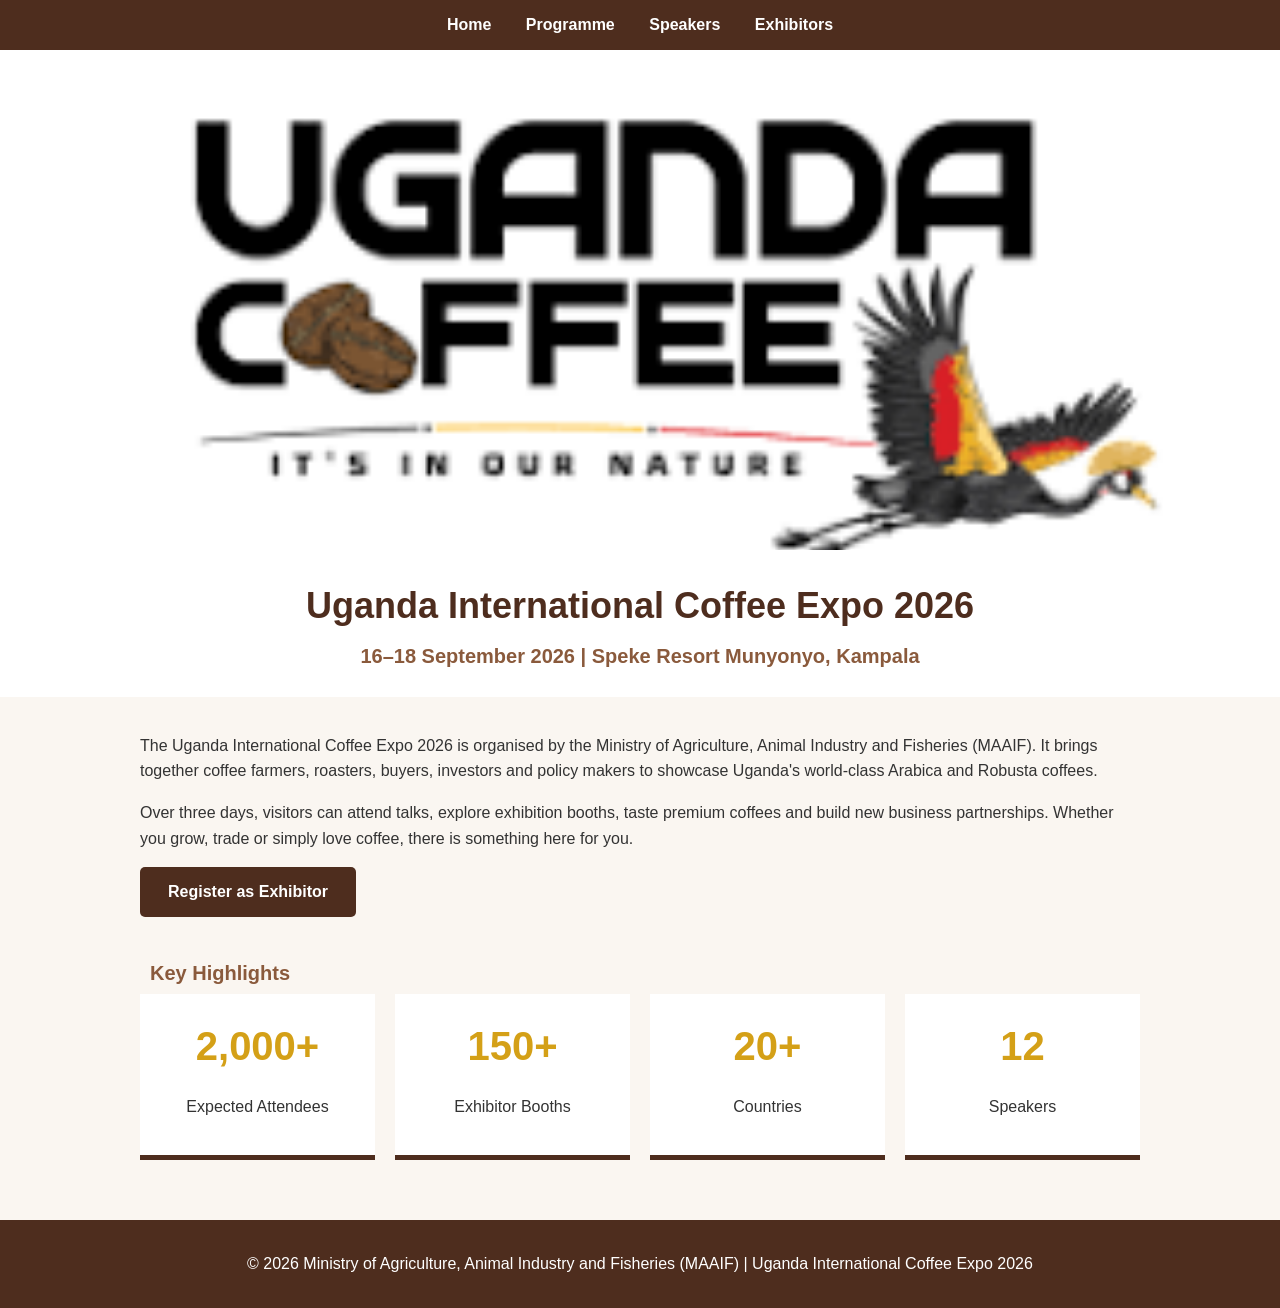
<file: index.html>
<!DOCTYPE html>
<html lang="en">
<head>
  <meta charset="UTF-8">
  <meta name="viewport" content="width=device-width, initial-scale=1.0">
  <title>Uganda International Coffee Expo 2026</title>
  <link rel="stylesheet" href="expo.css">
</head>
<body>
  <nav>
    <a href="index.html">Home</a>
    <a href="programme.html">Programme</a>
    <a href="speakers.html">Speakers</a>
    <a href="exhibitors.html">Exhibitors</a>
  </nav>

  <header>
    <img src="coffee.png" alt="Uganda International Coffee Expo banner">
    <h1>Uganda International Coffee Expo 2026</h1>
    <h2>16–18 September 2026 | Speke Resort Munyonyo, Kampala</h2>
  </header>

  <main>
    <section>
      <p>The Uganda International Coffee Expo 2026 is organised by the Ministry of Agriculture, Animal Industry and Fisheries (MAAIF). It brings together coffee farmers, roasters, buyers, investors and policy makers to showcase Uganda's world-class Arabica and Robusta coffees.</p>
      <p>Over three days, visitors can attend talks, explore exhibition booths, taste premium coffees and build new business partnerships. Whether you grow, trade or simply love coffee, there is something here for you.</p>
      <p><a class="button" href="exhibitors.html">Register as Exhibitor</a></p>
    </section>

    <section>
      <h2>Key Highlights</h2>
      <div class="highlights">
        <div class="info-card">
          <p class="number">2,000+</p>
          <p>Expected Attendees</p>
        </div>
        <div class="info-card">
          <p class="number">150+</p>
          <p>Exhibitor Booths</p>
        </div>
        <div class="info-card">
          <p class="number">20+</p>
          <p>Countries</p>
        </div>
        <div class="info-card">
          <p class="number">12</p>
          <p>Speakers</p>
        </div>
      </div>
    </section>
  </main>

  <footer>
    <p>&copy; 2026 Ministry of Agriculture, Animal Industry and Fisheries (MAAIF) | Uganda International Coffee Expo 2026</p>
  </footer>
</body>
</html>
</file>
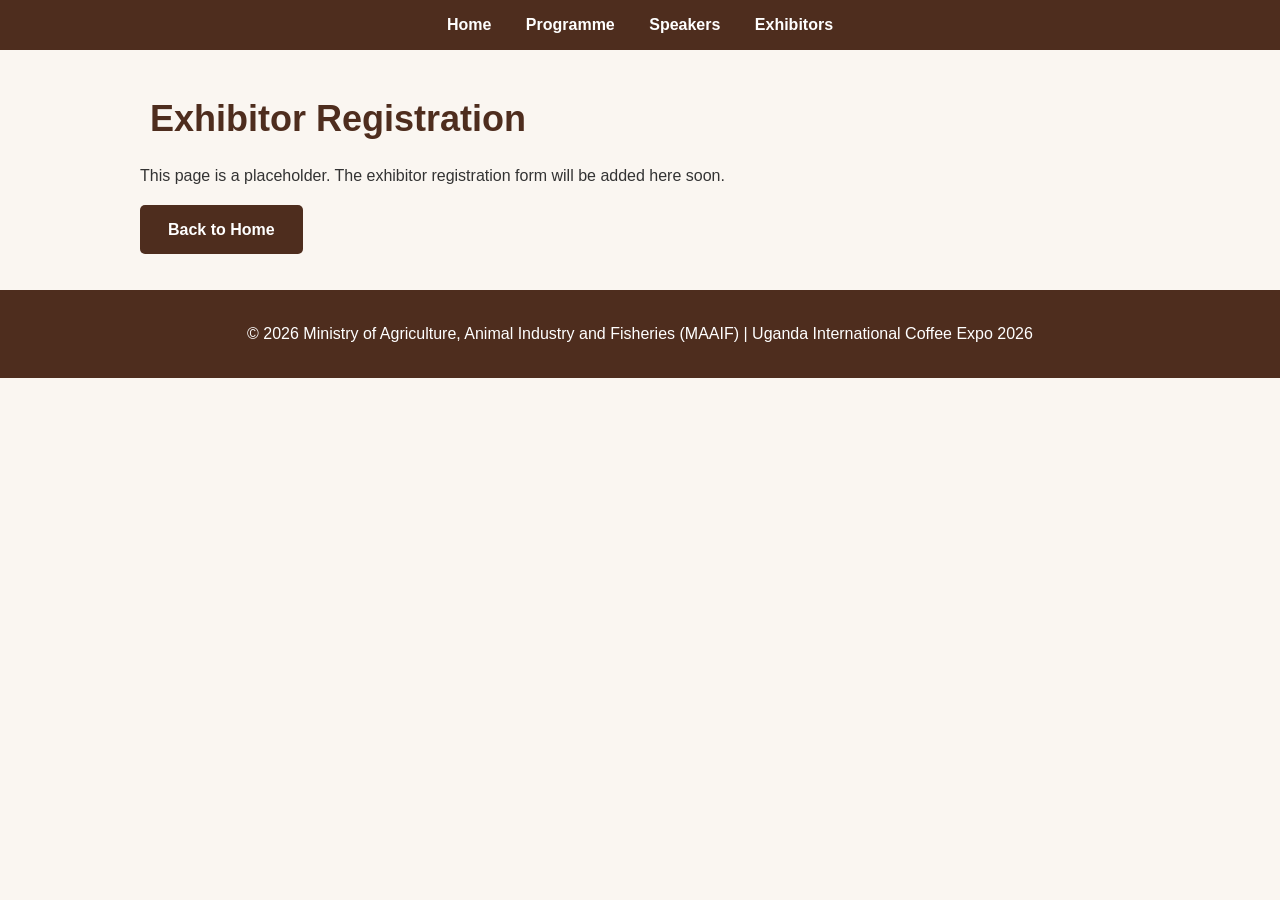
<file: exhibitors.html>
<!DOCTYPE html>
<html lang="en">
<head>
  <meta charset="UTF-8">
  <meta name="viewport" content="width=device-width, initial-scale=1.0">
  <title>Exhibitors | Uganda International Coffee Expo 2026</title>
  <link rel="stylesheet" href="expo.css">
</head>
<body>
  <nav>
    <a href="index.html">Home</a>
    <a href="programme.html">Programme</a>
    <a href="speakers.html">Speakers</a>
    <a href="exhibitors.html">Exhibitors</a>
  </nav>
  <main>
    <h1>Exhibitor Registration</h1>
    <p>This page is a placeholder. The exhibitor registration form will be added here soon.</p>
    <p><a class="button" href="index.html">Back to Home</a></p>
  </main>
  <footer>
    <p>&copy; 2026 Ministry of Agriculture, Animal Industry and Fisheries (MAAIF) | Uganda International Coffee Expo 2026</p>
  </footer>
</body>
</html>
</file>
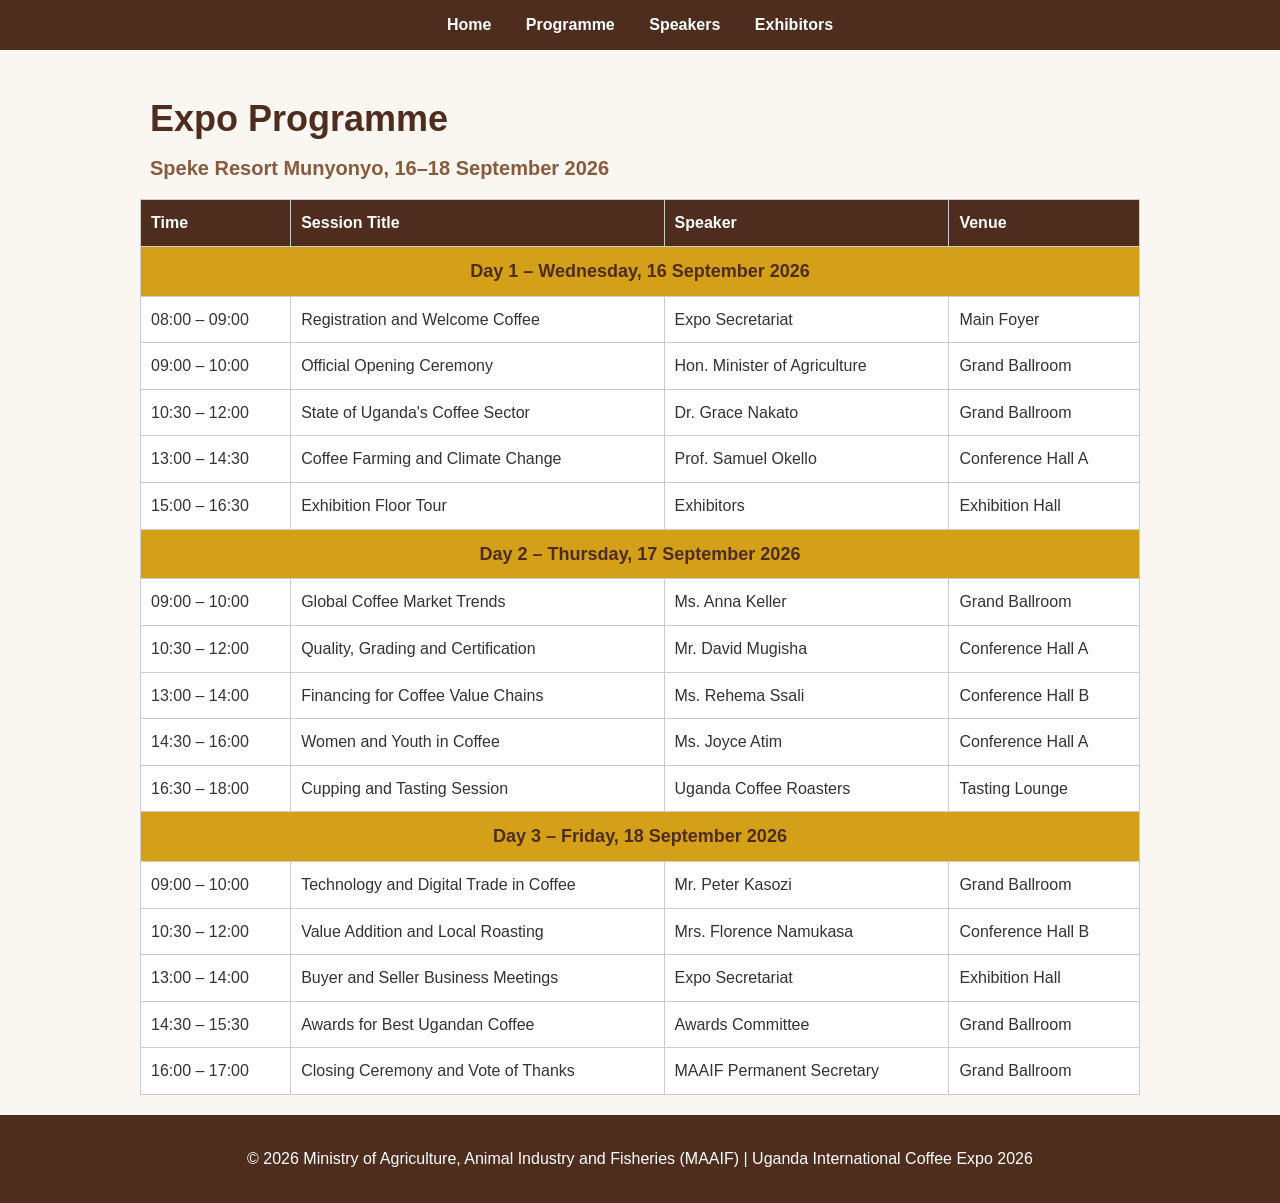
<file: programme.html>
<!DOCTYPE html>
<html lang="en">
<head>
  <meta charset="UTF-8">
  <meta name="viewport" content="width=device-width, initial-scale=1.0">
  <title>Programme | Uganda International Coffee Expo 2026</title>
  <link rel="stylesheet" href="expo.css">
</head>
<body>
  <nav>
    <a href="index.html">Home</a>
    <a href="programme.html">Programme</a>
    <a href="speakers.html">Speakers</a>
    <a href="exhibitors.html">Exhibitors</a>
  </nav>

  <main>
    <h1>Expo Programme</h1>
    <h2>Speke Resort Munyonyo, 16–18 September 2026</h2>

    <table>
      <tr>
        <th>Time</th>
        <th>Session Title</th>
        <th>Speaker</th>
        <th>Venue</th>
      </tr>

      <tr class="day-header"><td colspan="4">Day 1 – Wednesday, 16 September 2026</td></tr>
        <tr><td>08:00 – 09:00</td><td>Registration and Welcome Coffee</td><td>Expo Secretariat</td><td>Main Foyer</td></tr>
        <tr><td>09:00 – 10:00</td><td>Official Opening Ceremony</td><td>Hon. Minister of Agriculture</td><td>Grand Ballroom</td></tr>
        <tr><td>10:30 – 12:00</td><td>State of Uganda's Coffee Sector</td><td>Dr. Grace Nakato</td><td>Grand Ballroom</td></tr>
        <tr><td>13:00 – 14:30</td><td>Coffee Farming and Climate Change</td><td>Prof. Samuel Okello</td><td>Conference Hall A</td></tr>
        <tr><td>15:00 – 16:30</td><td>Exhibition Floor Tour</td><td>Exhibitors</td><td>Exhibition Hall</td></tr>

      <tr class="day-header"><td colspan="4">Day 2 – Thursday, 17 September 2026</td></tr>
        <tr><td>09:00 – 10:00</td><td>Global Coffee Market Trends</td><td>Ms. Anna Keller</td><td>Grand Ballroom</td></tr>
        <tr><td>10:30 – 12:00</td><td>Quality, Grading and Certification</td><td>Mr. David Mugisha</td><td>Conference Hall A</td></tr>
        <tr><td>13:00 – 14:00</td><td>Financing for Coffee Value Chains</td><td>Ms. Rehema Ssali</td><td>Conference Hall B</td></tr>
        <tr><td>14:30 – 16:00</td><td>Women and Youth in Coffee</td><td>Ms. Joyce Atim</td><td>Conference Hall A</td></tr>
        <tr><td>16:30 – 18:00</td><td>Cupping and Tasting Session</td><td>Uganda Coffee Roasters</td><td>Tasting Lounge</td></tr>

      <tr class="day-header"><td colspan="4">Day 3 – Friday, 18 September 2026</td></tr>
        <tr><td>09:00 – 10:00</td><td>Technology and Digital Trade in Coffee</td><td>Mr. Peter Kasozi</td><td>Grand Ballroom</td></tr>
        <tr><td>10:30 – 12:00</td><td>Value Addition and Local Roasting</td><td>Mrs. Florence Namukasa</td><td>Conference Hall B</td></tr>
        <tr><td>13:00 – 14:00</td><td>Buyer and Seller Business Meetings</td><td>Expo Secretariat</td><td>Exhibition Hall</td></tr>
        <tr><td>14:30 – 15:30</td><td>Awards for Best Ugandan Coffee</td><td>Awards Committee</td><td>Grand Ballroom</td></tr>
        <tr><td>16:00 – 17:00</td><td>Closing Ceremony and Vote of Thanks</td><td>MAAIF Permanent Secretary</td><td>Grand Ballroom</td></tr>
    </table>
  </main>

  <footer>
    <p>&copy; 2026 Ministry of Agriculture, Animal Industry and Fisheries (MAAIF) | Uganda International Coffee Expo 2026</p>
  </footer>
</body>
</html>
</file>
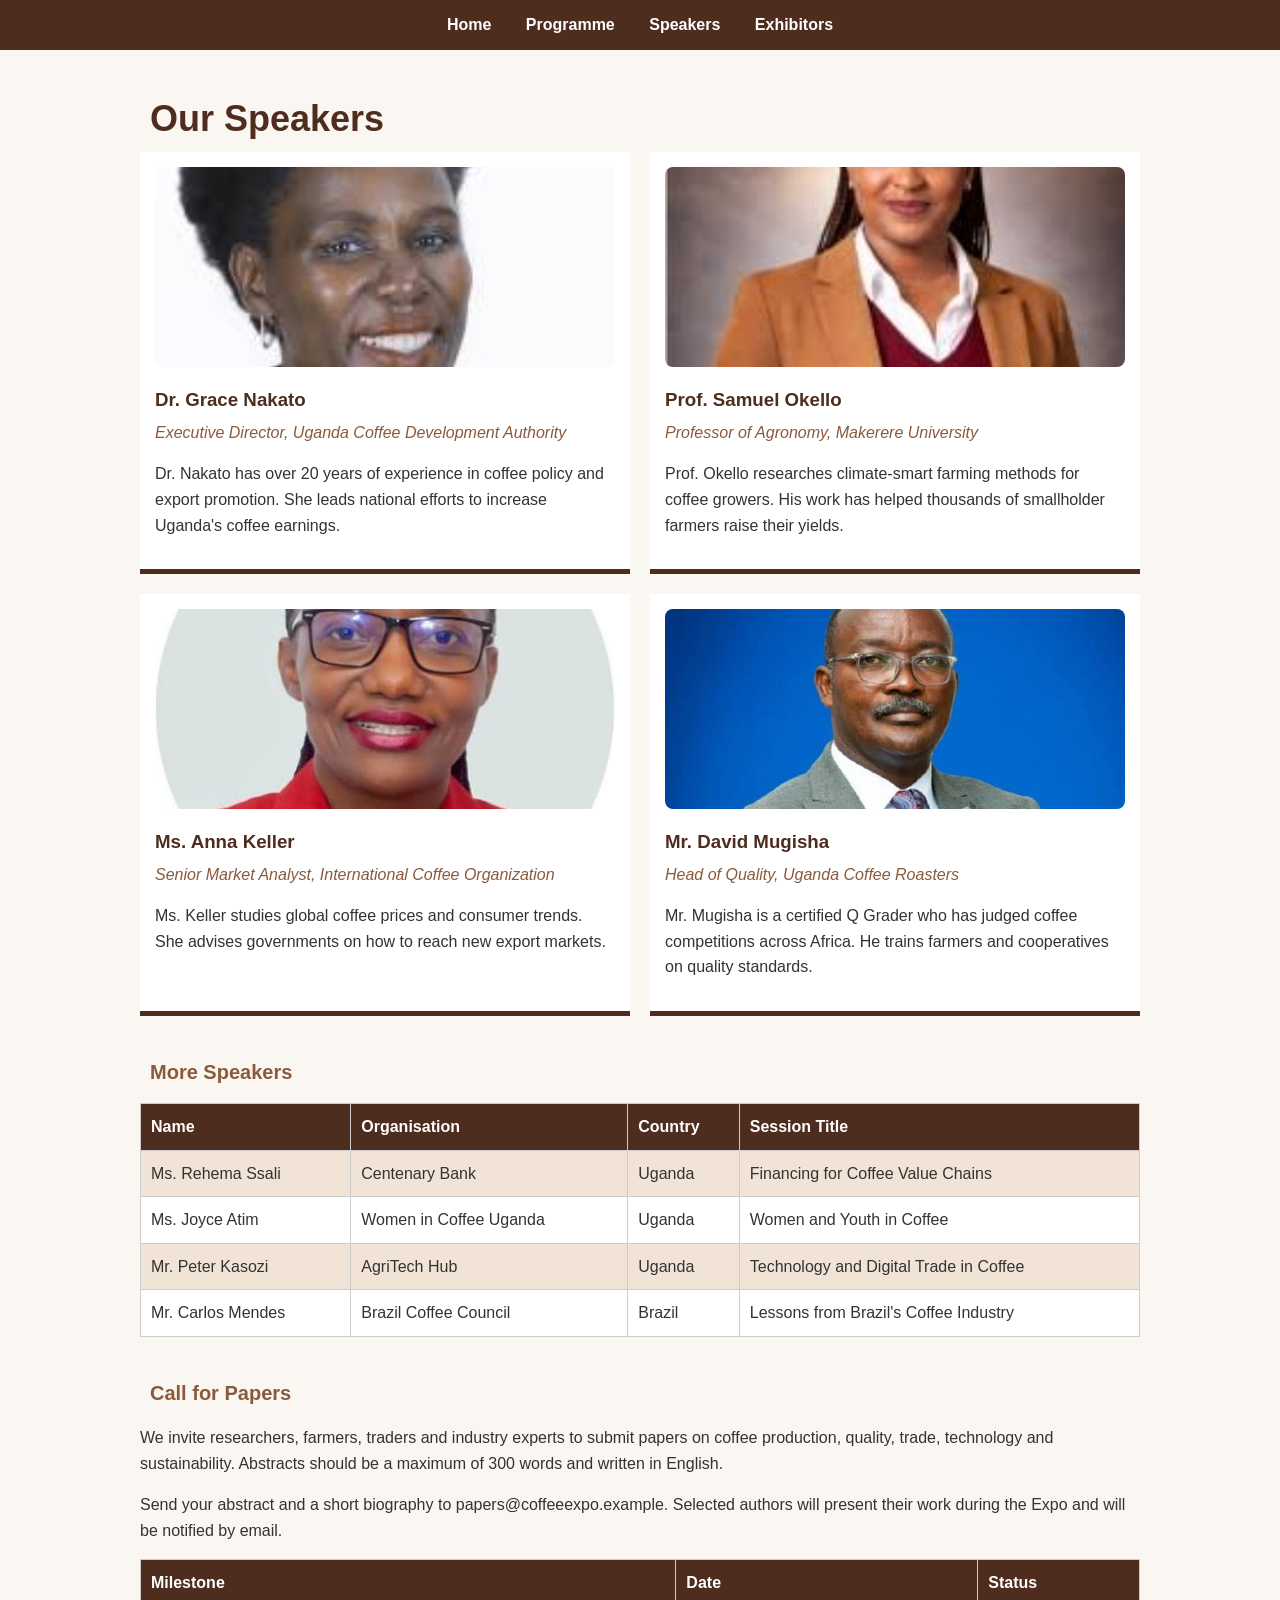
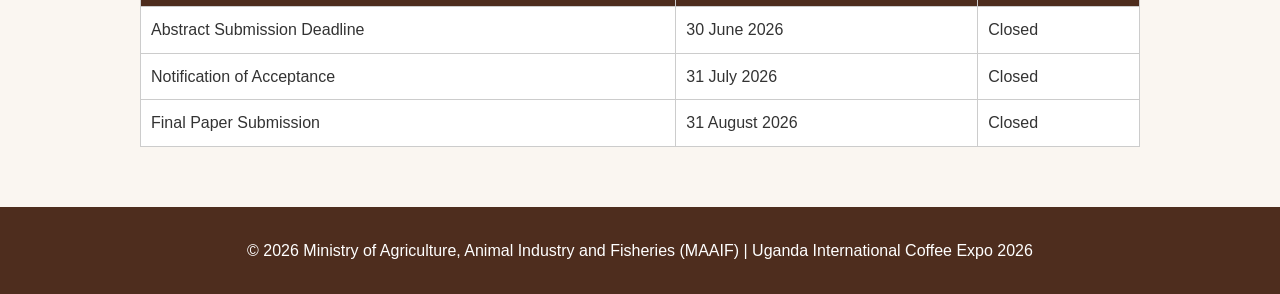
<file: speakers.html>
<!DOCTYPE html>
<html lang="en">
<head>
  <meta charset="UTF-8">
  <meta name="viewport" content="width=device-width, initial-scale=1.0">
  <title>Speakers | Uganda International Coffee Expo 2026</title>
  <link rel="stylesheet" href="expo.css">
</head>
<body>
  <nav>
    <a href="index.html">Home</a>
    <a href="programme.html">Programme</a>
    <a href="speakers.html">Speakers</a>
    <a href="exhibitors.html">Exhibitors</a>
  </nav>

  <main>
    <h1>Our Speakers</h1>

    <section class="speaker-cards">
      <div class="speaker-card">
        <img src="speaker1.jpg" alt="Photo of Dr. Grace Nakato">
        <h3>Dr. Grace Nakato</h3>
        <p class="designation">Executive Director, Uganda Coffee Development Authority</p>
        <p>Dr. Nakato has over 20 years of experience in coffee policy and export promotion. She leads national efforts to increase Uganda's coffee earnings.</p>
      </div>
      <div class="speaker-card">
        <img src="speaker2.jpg" alt="Photo of Prof. Samuel Okello">
        <h3>Prof. Samuel Okello</h3>
        <p class="designation">Professor of Agronomy, Makerere University</p>
        <p>Prof. Okello researches climate-smart farming methods for coffee growers. His work has helped thousands of smallholder farmers raise their yields.</p>
      </div>
      <div class="speaker-card">
        <img src="speaker3.jpg" alt="Photo of Ms. Anna Keller">
        <h3>Ms. Anna Keller</h3>
        <p class="designation">Senior Market Analyst, International Coffee Organization</p>
        <p>Ms. Keller studies global coffee prices and consumer trends. She advises governments on how to reach new export markets.</p>
      </div>
      <div class="speaker-card">
        <img src="speaker4.jpg" alt="Photo of Mr. David Mugisha">
        <h3>Mr. David Mugisha</h3>
        <p class="designation">Head of Quality, Uganda Coffee Roasters</p>
        <p>Mr. Mugisha is a certified Q Grader who has judged coffee competitions across Africa. He trains farmers and cooperatives on quality standards.</p>
      </div>
    </section>

    <section>
      <h2>More Speakers</h2>
      <table class="striped">
        <tr>
          <th>Name</th>
          <th>Organisation</th>
          <th>Country</th>
          <th>Session Title</th>
        </tr>
        <tr><td>Ms. Rehema Ssali</td><td>Centenary Bank</td><td>Uganda</td><td>Financing for Coffee Value Chains</td></tr>
        <tr><td>Ms. Joyce Atim</td><td>Women in Coffee Uganda</td><td>Uganda</td><td>Women and Youth in Coffee</td></tr>
        <tr><td>Mr. Peter Kasozi</td><td>AgriTech Hub</td><td>Uganda</td><td>Technology and Digital Trade in Coffee</td></tr>
        <tr><td>Mr. Carlos Mendes</td><td>Brazil Coffee Council</td><td>Brazil</td><td>Lessons from Brazil's Coffee Industry</td></tr>
      </table>
    </section>

    <section>
      <h2>Call for Papers</h2>
      <p>We invite researchers, farmers, traders and industry experts to submit papers on coffee production, quality, trade, technology and sustainability. Abstracts should be a maximum of 300 words and written in English.</p>
      <p>Send your abstract and a short biography to papers@coffeeexpo.example. Selected authors will present their work during the Expo and will be notified by email.</p>

      <table>
        <tr>
          <th>Milestone</th>
          <th>Date</th>
          <th>Status</th>
        </tr>
        <tr><td>Abstract Submission Deadline</td><td>30 June 2026</td><td>Closed</td></tr>
        <tr><td>Notification of Acceptance</td><td>31 July 2026</td><td>Closed</td></tr>
        <tr><td>Final Paper Submission</td><td>31 August 2026</td><td>Closed</td></tr>
      </table>
    </section>
  </main>

  <footer>
    <p>&copy; 2026 Ministry of Agriculture, Animal Industry and Fisheries (MAAIF) | Uganda International Coffee Expo 2026</p>
  </footer>
</body>
</html>
</file>
<file: expo.css>
/* ===== Basic page styles ===== */
body {
  font-family: Arial, sans-serif;
  margin: 0;
  background-color: #faf6f1;
  color: #333;
  line-height: 1.6;
}

/* ===== Navigation ===== */
nav {
  background-color: #4E2D1E;
  padding: 12px;
  text-align: center;
}
nav a {
  color: white;
  text-decoration: none;
  margin: 0 15px;
  font-weight: bold;
}
nav a:hover {
  color: #D4A017;
}

/* ===== Header and banner ===== */
header {
  text-align: center;
  background-color: white;
  padding-bottom: 20px;
}
header img {
  width: 100%;
  height: 500px;
  object-fit: cover;
}
h1 {
  color: #4E2D1E;
  font-size: 36px;
  margin: 20px 10px 5px;
}
h2 {
  color: #8a5a3c;
  font-size: 20px;
  margin: 5px 10px;
}

/* ===== Main content ===== */
main {
  max-width: 1000px;
  margin: 0 auto;
  padding: 20px;
}
section {
  margin-bottom: 40px;
}
h3 {
  margin: 10px 0 5px;
  color: #4E2D1E;
}

/* ===== Button ===== */
.button {
  display: inline-block;
  background-color: #4E2D1E;
  color: white;
  padding: 12px 28px;
  text-decoration: none;
  border-radius: 5px;
  font-weight: bold;
}
.button:hover {
  background-color: #D4A017;
  color: #4E2D1E;
}

/* ===== Key Highlights cards (Flexbox) ===== */
.highlights {
  display: flex;
  gap: 20px;
}
.info-card {
  flex: 1;
  background-color: white;
  border-bottom: 5px solid #4E2D1E;
  text-align: center;
  padding: 20px;
}
.info-card .number {
  font-size: 40px;
  font-weight: bold;
  color: #D4A017;
  margin: 0;
}

/* ===== Tables ===== */
table {
  width: 100%;
  border-collapse: collapse;
  background-color: white;
  margin-top: 15px;
}
th, td {
  border: 1px solid #ccc;
  padding: 10px;
  text-align: left;
}
th {
  background-color: #4E2D1E;
  color: white;
}
.day-header td {
  background-color: #D4A017;
  color: #4E2D1E;
  font-weight: bold;
  font-size: 18px;
  text-align: center;
}

/* Alternating row colours (speakers table) */
.striped tr:nth-child(even) td {
  background-color: #f1e4d6;
}

/* ===== Speaker cards (Flexbox, 2 per row) ===== */
.speaker-cards {
  display: flex;
  flex-wrap: wrap;
  gap: 20px;
}
.speaker-card {
  width: calc(50% - 10px);   /* two cards per row */
  box-sizing: border-box;
  background-color: white;
  padding: 15px;
  border-bottom: 5px solid #4E2D1E;
}
.speaker-card img {
  width: 100%;
  height: 200px;
  object-fit: cover;
  border-radius: 8px;
}
.designation {
  font-style: italic;
  color: #8a5a3c;
  margin: 0 0 8px;
}

/* ===== Footer ===== */
footer {
  background-color: #4E2D1E;
  color: white;
  text-align: center;
  padding: 15px;
}
</file>
